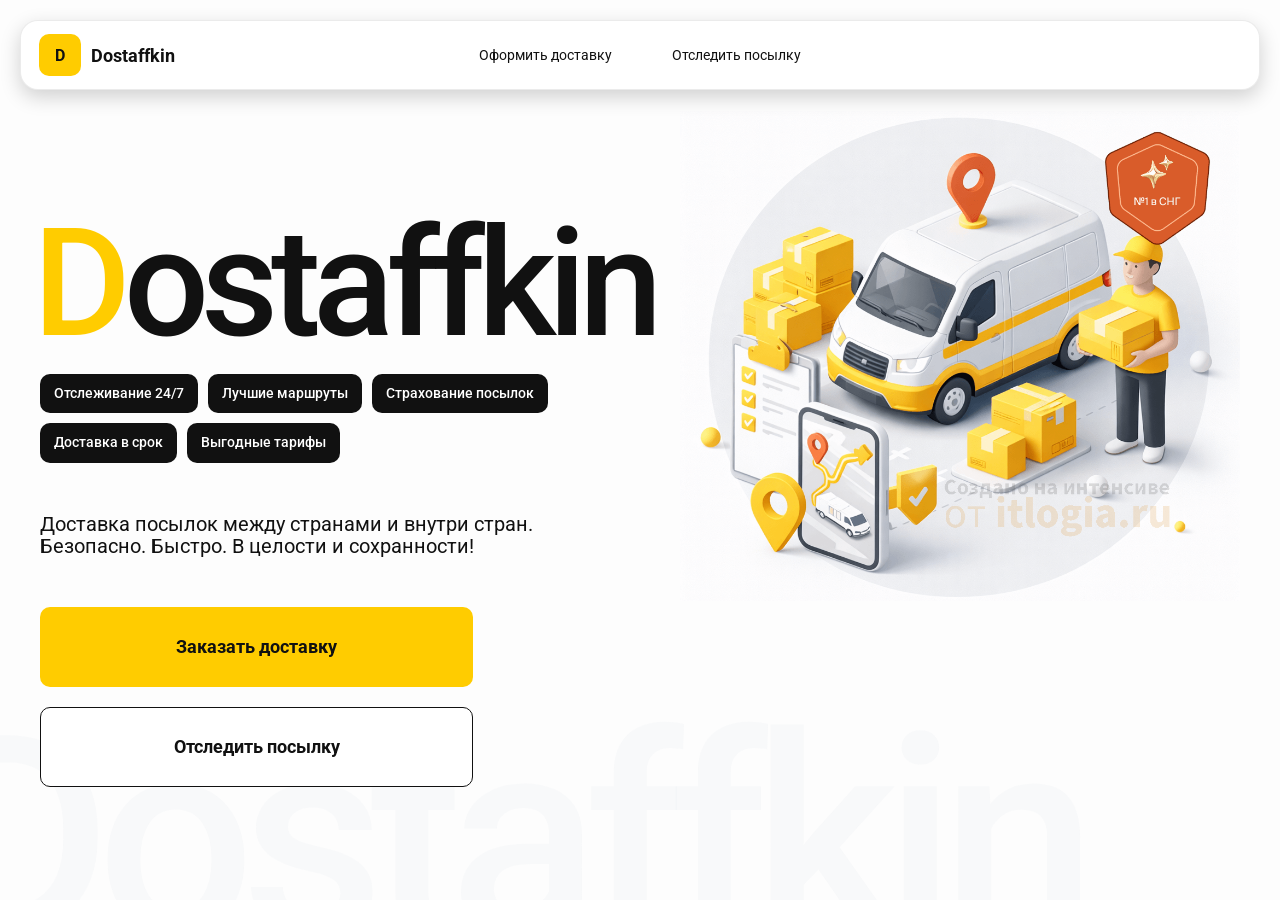
<file: index.html>
<!doctype html>
<html lang="ru">

<head>
    <meta charset="utf-8" />
    <meta name="viewport" content="width=device-width,initial-scale=1,maximum-scale=1,user-scalable=0" />
    <title>Dostaffkin — Доставка посылок между странами и внутри стран. Безопасно. Быстро. В целости и сохранности!
    </title>
    <link href="styles/base.css" rel="stylesheet" />
    <link href="styles/base_adaptive.css" rel="stylesheet" />
    <link href="styles/index.css" rel="stylesheet" />
    <link href="styles/index_adaptive.css" rel="stylesheet" />
</head>
</head>

<body>
    <div class="container">
        <header class="header">
            <a class="header-brand" href="#">
                <div class="header-logo">D</div>
                <div class="header-title">Dostaffkin</div>
            </a>
            <nav class="header-menu">
                <a class="header-link" href="./order.html">Оформить <span>доставку</span></a>
                <a class="header-link" href="./track.html">Отследить <span>посылку</span></a>
            </nav>

        </header>
        <main class="main">
            <section class="main-info">
                <div class="main-title">
                    <span>D</span>ostaffkin
                </div>
                <div class="main-features">
                    <div class="main-feature">Отслеживание 24/7</div>
                    <div class="main-feature">Лучшие маршруты</div>
                    <div class="main-feature">Страхование посылок</div>
                    <div class="main-feature">Доставка в срок</div>
                    <div class="main-feature">Выгодные тарифы</div>
                </div>
                <div class="main-description">
                    Доставка посылок между странами и внутри стран.
                    Безопасно. Быстро. В целости и сохранности!
                </div>
                <div class="main-actions">
                    <a class="button" type="button" href="./order.html">Заказать доставку</a>
                    <a class="button button-white" type="button" href="./track.html">Отследить посылку</a>
                </div>
            </section>
            <div class="main-title-ghost">Dostaffkin</div>
            <section class="main-image">
                <img src="images/main-image.png" alt="Main image" />
            </section>
        </main>
    </div>

</body>

</html>
</file>
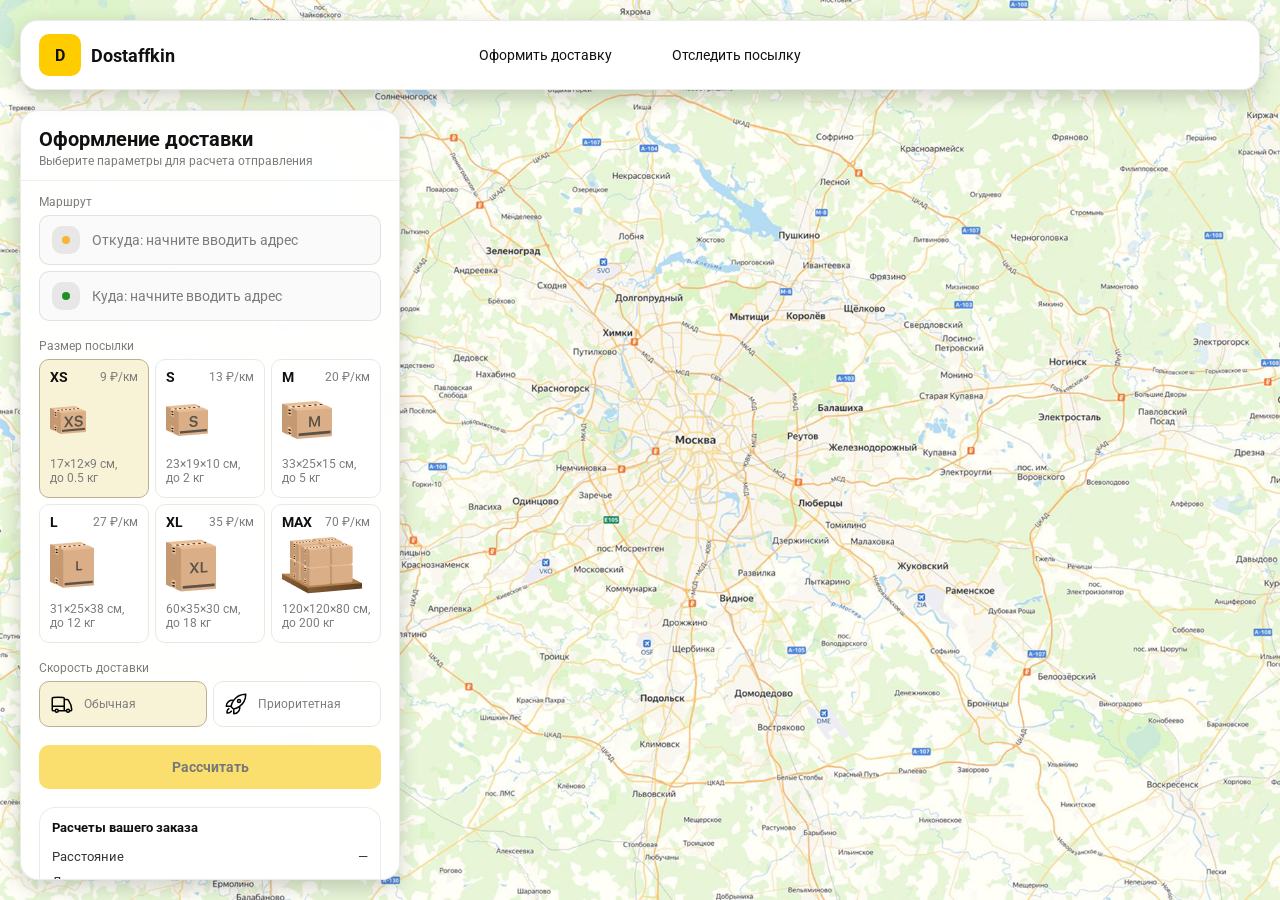
<file: order.html>
<!doctype html>
<html lang="ru">

<head>
    <meta charset="utf-8" />
    <meta name="viewport" content="width=device-width,initial-scale=1,maximum-scale=1,user-scalable=0" />
    <title>Оформление доставки</title>

    <link rel="stylesheet" href="styles/base.css" />
    <link rel="stylesheet" href="styles/base_adaptive.css" />

    <link rel="stylesheet" href="styles/order.css" />
    <link rel="stylesheet" href="styles/order_adaptive.css" />
</head>

<body>
    <div id="map"></div>
    <header class="header">
        <a class="header-brand" href="./index.html">
            <div class="header-logo">D</div>
            <div class="header-title">Dostaffkin</div>
        </a>
        <nav class="header-menu">
            <a class="header-link" href="#">Оформить <span>доставку</span></a>
            <a class="header-link" href="./track.html">Отследить <span>посылку</span></a>
        </nav>

    </header>
    <aside class="main" id="sidebar">
        <div class="main-header">
            <div class="main-title">Оформление доставки</div>
            <div class="main-text">Выберите параметры для расчета отправления</div>
        </div>
        <div class="main-content">
            <div class="main-route">
                <div class="main-block-title">Маршрут</div>
                <div class="main-fields">
                    <div class="main-field" id="fromField">
                        <div class="main-pin"></div>
                        <input id="from" placeholder="Откуда: начните вводить адрес" autocomplete="off" />
                        <div class="main-ac" id="fromAc" role="listbox" aria-label="Подсказки адресов"></div>
                    </div>

                    <div class="main-field" id="toField">
                        <div class="main-pin"></div>
                        <input id="to" placeholder="Куда: начните вводить адрес" autocomplete="off" />
                        <div class="main-ac" id="toAc" role="listbox" aria-label="Подсказки адресов"></div>
                    </div>
                </div>
            </div>
            <div class="main-package">
                <div class="main-block-title">Размер посылки</div>

                <div class="main-sizes">
                    <div class="main-size-card is-active" data-value="xs">
                        <div class="main-size-top">
                            <div class="main-size-label">XS</div>
                            <div class="main-size-rate">9 ₽/км</div>
                        </div>
                        <div class="main-size-media">
                            <img src="images/sizes/xs.png" alt="Короб XS" />
                        </div>
                        <div class="main-size-description">17×12×9 см,<br>до 0.5 кг</div>
                    </div>

                    <div class="main-size-card" data-value="s">
                        <div class="main-size-top">
                            <div class="main-size-label">S</div>
                            <div class="main-size-rate">13 ₽/км</div>
                        </div>
                        <div class="main-size-media">
                            <img src="images/sizes/s.png" alt="Короб S" />
                        </div>
                        <div class="main-size-description">23×19×10 см,<br>до 2 кг</div>
                    </div>

                    <div class="main-size-card" data-value="m">
                        <div class="main-size-top">
                            <div class="main-size-label">M</div>
                            <div class="main-size-rate">20 ₽/км</div>
                        </div>
                        <div class="main-size-media">
                            <img src="images/sizes/m.png" alt="Короб M" />
                        </div>
                        <div class="main-size-description">33×25×15 см,<br>до 5 кг</div>
                    </div>

                    <div class="main-size-card" data-value="l">
                        <div class="main-size-top">
                            <div class="main-size-label">L</div>
                            <div class="main-size-rate">27 ₽/км</div>
                        </div>
                        <div class="main-size-media">
                            <img src="images/sizes/l.png" alt="Короб L" />
                        </div>
                        <div class="main-size-description">31×25×38 см,<br>до 12 кг</div>
                    </div>

                    <div class="main-size-card" data-value="xl">
                        <div class="main-size-top">
                            <div class="main-size-label">XL</div>
                            <div class="main-size-rate">35 ₽/км</div>
                        </div>
                        <div class="main-size-media">
                            <img src="images/sizes/xl.png" alt="Короб XL" />
                        </div>
                        <div class="main-size-description">60×35×30 см,<br>до 18 кг</div>
                    </div>

                    <div class="main-size-card" data-value="max">
                        <div class="main-size-top">
                            <div class="main-size-label">MAX</div>
                            <div class="main-size-rate">70 ₽/км</div>
                        </div>
                        <div class="main-size-media main-size-media-palleta">
                            <img src="images/sizes/max.png" alt="Паллета" />
                        </div>
                        <div class="main-size-description">120×120×80 см,<br>до 200 кг</div>
                    </div>
                </div>
            </div>
            <div class="main-speed">
                <div class="main-block-title">Скорость доставки</div>

                <div class="main-speeds">
                    <div class="main-speed-card is-active" data-value="regular">
                        <img class="main-speed-media" src="images/icons/regular.svg" alt="Regular" />
                        <div class="main-speed-description">Обычная</div>
                    </div>
                    <div class="main-speed-card" data-value="fast">
                        <img class="main-speed-media" src="images/icons/fast.svg" alt="Fast" />
                        <div class="main-speed-description">Приоритетная</div>
                    </div>

                </div>
            </div>

            <div class="main-calculate-block">
                <button id="calc" class="button calculate-button" type="button" disabled>Рассчитать</button>
            </div>
            <div class="main-result" id="result">
                <div class="main-result-title">Расчеты вашего заказа</div>
                <div class="main-result-lines">
                    <div class="main-result-line"><span>Расстояние</span><span id="distanceValue">—</span></div>
                    <div class="main-result-line"><span>Доставим через</span><span id="durationValue">—</span></div>
                    <div class="main-result-line"><span>Тариф</span><span id="rateValue">—</span></div>
                </div>
                <div class="main-price">
                    <div class="main-price-label">Итого</div>
                    <div class="main-price-value" id="totalValue">—</div>
                </div>
            </div>
            <div class="main-order-box">
                <div class="main-order-form" id="orderForm">
                    <div class="main-order-title">Оформление доставки</div>
                    <div class="main-block-info-row">
                        <div class="main-block-title">Контакты</div>
                        <div class="order-fields">
                            <div class="main-field">
                                <input id="customerName" placeholder="Ваше имя" autocomplete="off" />
                            </div>
                            <div class="main-field">
                                <input id="customerPhone" placeholder="Ваш телефон" autocomplete="off"
                                    inputmode="tel" />
                            </div>
                        </div>
                    </div>
                    <div class="main-block-info-row extra-info">
                        <div class="main-block-title">Дополнительная информация</div>
                        <div class="main-field textarea">
                            <textarea id="comment" placeholder="Детали доставки и комментарии"></textarea>
                        </div>
                    </div>
                    <button id="submit" class="button main-submit-request" type="button" disabled>Отправить
                        заявку
                    </button>
                </div>

                <div class="main-order-success" id="orderSuccess">
                    <div class="main-success-icon">✓</div>
                    <div class="main-success-title">Заявка отправлена!</div>
                    <div class="main-success-title">Номер отправления – <span id="orderId"></span></div>
                    <div class="main-success-subtitle">Мы скоро свяжемся с вами</div>
                </div>
            </div>

        </div>


    </aside>
</body>

</html>
</file>
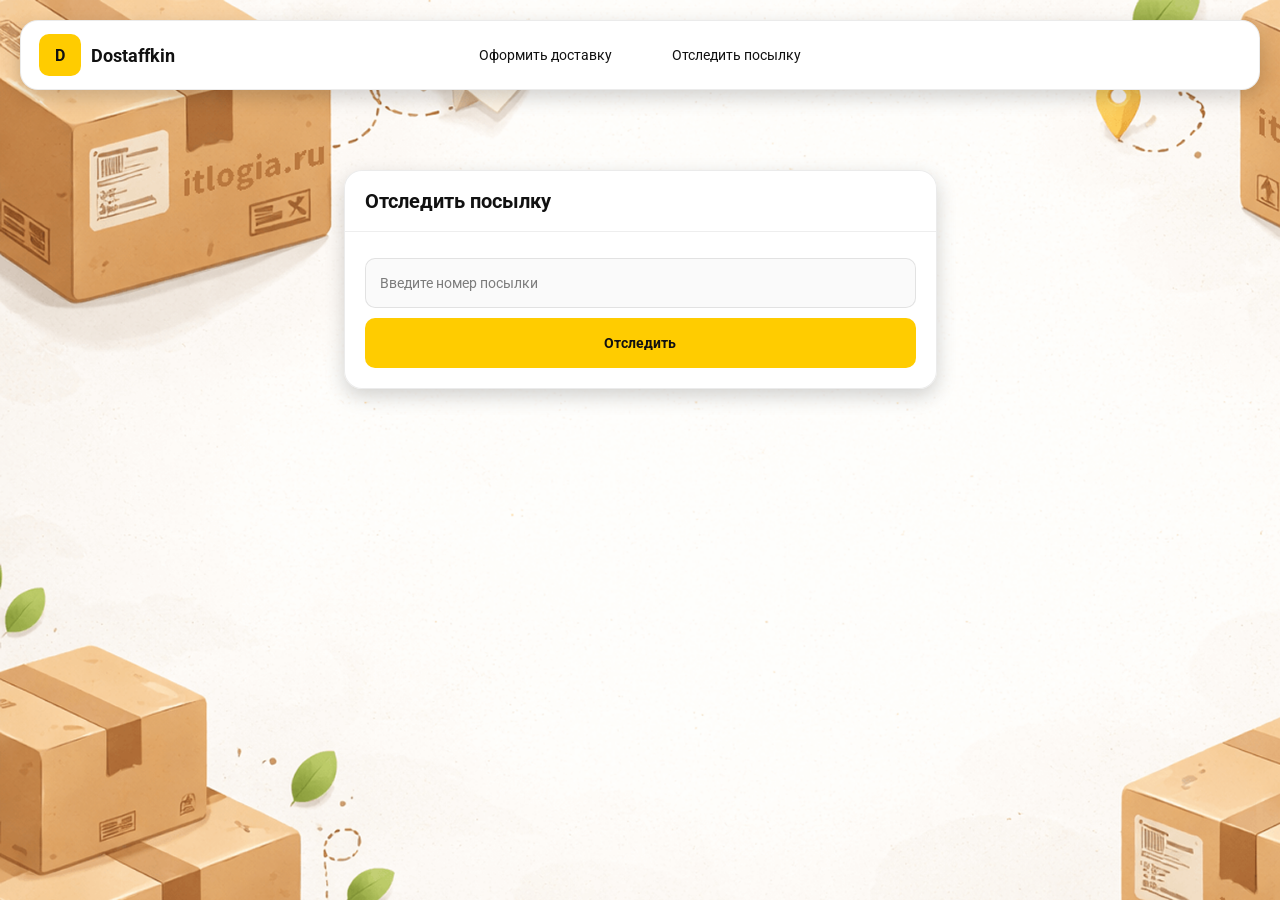
<file: track.html>
<!doctype html>
<html lang="ru">

<head>
    <meta charset="utf-8" />
    <meta name="viewport" content="width=device-width,initial-scale=1,maximum-scale=1,user-scalable=0" />
    <title>Отследить посылку</title>
    <link rel="stylesheet" href="styles/base.css" />
    <link rel="stylesheet" href="styles/base_adaptive.css" />

    <link rel="stylesheet" href="styles/track.css" />
    <link rel="stylesheet" href="styles/track_adaptive.css" />
</head>

<body>
    <div class="container">
        <header class="header">
            <a class="header-brand" href="./index.html">
                <div class="header-logo">D</div>
                <div class="header-title">Dostaffkin</div>
            </a>
            <nav class="header-menu">
                <a class="header-link" href="./order.html">Оформить <span>доставку</span></a>
                <a class="header-link" href="#">Отследить <span>посылку</span></a>
            </nav>

        </header>
        <main class="track-content">
            <section class="track-card track-search">
                <div class="track-title">Отследить посылку</div>
                <div class="track-action">
                    <div class="main-field track-field">
                        <input id="trackNumber" placeholder="Введите номер посылки" autocomplete="off" />
                    </div>
                    <button id="trackButton" class="button track-button" type="button">Отследить</button>
                </div>
            </section>
            <section class="track-card track-result" id="trackResult">
                <div class="track-result-header">
                    <div class="track-id" id="trackIdValue"></div>
                    <div class="track-routes">
                        <div class="track-route">
                            <div class="track-route-pin">
                                <svg xmlns="http://www.w3.org/2000/svg" fill="none" viewBox="0 0 24 24"
                                    stroke-width="1.5" stroke="orange" class="size-6">
                                    <path stroke-linecap="round" stroke-linejoin="round"
                                        d="M15 10.5a3 3 0 1 1-6 0 3 3 0 0 1 6 0Z" />
                                    <path stroke-linecap="round" stroke-linejoin="round"
                                        d="M19.5 10.5c0 7.142-7.5 11.25-7.5 11.25S4.5 17.642 4.5 10.5a7.5 7.5 0 1 1 15 0Z" />
                                </svg>
                            </div>
                            <div class="track-route-address" id="trackFromValue">
                                Откуда: Москва, улица Арбат, 1
                            </div>
                        </div>
                        <div class="track-route track-route-arrow">
                            <svg xmlns="http://www.w3.org/2000/svg" fill="none" viewBox="0 0 24 24" stroke-width="1.5"
                                stroke="currentColor" class="size-6">
                                <path stroke-linecap="round" stroke-linejoin="round"
                                    d="M19.5 13.5 12 21m0 0-7.5-7.5M12 21V3" />
                            </svg>
                        </div>
                        <div class="track-route">
                            <div class="track-route-pin">
                                <svg xmlns="http://www.w3.org/2000/svg" fill="none" viewBox="0 0 24 24"
                                    stroke-width="1.5" stroke="green" class="size-6">
                                    <path stroke-linecap="round" stroke-linejoin="round"
                                        d="M15 10.5a3 3 0 1 1-6 0 3 3 0 0 1 6 0Z" />
                                    <path stroke-linecap="round" stroke-linejoin="round"
                                        d="M19.5 10.5c0 7.142-7.5 11.25-7.5 11.25S4.5 17.642 4.5 10.5a7.5 7.5 0 1 1 15 0Z" />
                                </svg>
                            </div>
                            <div class="track-route-address" id="trackToValue">
                                Куда: Минск, проспект Независимости, 58
                            </div>
                        </div>
                    </div>
                </div>
                <div class="track-info">
                    <div class="track-status-title">Статус данной посылки:</div>
                    <div class="track-status-list" id="trackStatusList">


                        <div class="track-status created">
                            <img src="images/icons/created.svg" class="track-status-icon" alt="Created">
                            <div class="track-status-text">
                                <div class="track-status-text-state">Создан</div>
                                <div class="track-status-text-date">10.01.2026</div>
                            </div>
                        </div>

                        <div class="track-status in-way">
                            <img src="images/icons/in-way.svg" class="track-status-icon" alt="In way">
                            <div class="track-status-text">
                                <div class="track-status-text-state">В пути: Москва</div>
                                <div class="track-status-text-date">18.01.2026</div>
                            </div>
                        </div>

                        <div class="track-status ready">
                            <img src="images/icons/ready.svg" class="track-status-icon" alt="Ready">
                            <div class="track-status-text">
                                <div class="track-status-text-state">Готов к выдаче</div>
                                <div class="track-status-text-date">25.01.2026</div>
                            </div>
                        </div>

                        <div class="track-status done">
                            <img src="images/icons/done.svg" class="track-status-icon" alt="Done">
                            <div class="track-status-text">
                                <div class="track-status-text-state">Вручен</div>
                                <div class="track-status-text-date">27.01.2026</div>
                            </div>
                        </div>

                    </div>
                </div>
            </section>
        </main>
    </div>
</body>

</html>
</file>
<file: styles/base.css>
*,
*::before,
*::after {
    box-sizing: border-box;
}

@font-face {
    font-family: "Roboto";
    src: url("../fonts/Roboto-Regular.ttf");
    font-weight: normal;
}

@font-face {
    font-family: "Roboto";
    src: url("../fonts/Roboto-Bold.ttf");
    font-weight: bold;
}

@font-face {
    font-family: "Roboto";
    src: url("../fonts/Roboto-Medium.ttf");
    font-weight: 500;
}

html,
body {
    margin: 0;
    color: #111111;
    font-family: "Roboto", sans-serif;
}

body {
    background: #FDFDFD;
}

.header {
    border-radius: 18px;
    box-shadow: 0 7px 20px 0 #0000002E;
    backdrop-filter: blur(10px);
    background: #ffffff;
    left: 20px;
    border: 1px solid rgba(0, 0, 0, 0.08);
    position: fixed;
    right: 20px;
    top: 20px;
    padding: 14px 18px;
    height: 70px;
    display: flex;
    align-items: center;
    z-index: 6;
}

.header-brand {
    display: flex;
    align-items: center;
    text-decoration: none;
    gap: 10px;
}

.header-logo {
    width: 42px;
    height: 42px;
    border-radius: 10px;
    background: #FFCC00;
    display: grid;
    place-items: center;
    font-weight: bold;
    color: #111;
}

.header-title {
    font-size: 18px;
    font-weight: bold;
    color: #111111;
    text-decoration: none;
}

.header-menu {
    display: flex;
    align-items: center;
    gap: 60px;
    margin: 0;
    position: absolute;
    left: 50%;
    transform: translateX(-50%);
}

.header-link {
    font-size: 14px;
    color: #111111;
    text-decoration: none;
}

.button {
    border: 0;
    outline: none;
    height: 44px;
    border-radius: 10px;
    font-size: 14px;
    font-weight: bold;
    cursor: pointer;
    font-family: inherit;
    transition: transform .08s ease, opacity .12s ease;
    background: #ffcc00;
    color: #111111;
    text-align: center;
    text-decoration: none;
}

.button:hover {
    background-color: #E5BC19;
}

.button:disabled {
    cursor: not-allowed;
    background-color: #FADE6E;
    color: #787878;
    transform: none;
}

.button.button-white {
    background: #ffffff;
    border: 1px solid #111111;
}

.button.button-white:hover {
    background: rgb(241 241 241);
}

.main-title-ghost {
    position: absolute;
    z-index: -1;
    left: -70px;
    bottom: -150px;
    font-weight: 500;
    font-size: 278px;
    line-height: 1;
    letter-spacing: -0.05em;
    color: #ECEDF04D;
}

.main-field {
    display: flex;
    align-items: center;
    margin-top: 6px;
    gap: 10px;
    border: 1px solid #1111111A;
    background: #FAFAFA;
    border-radius: 10px;
    padding: 10px 12px;
    position: relative;
    box-sizing: border-box;
    height: 50px;
}

.main-field.textarea {
    height: auto;
}

.main-pin {
    width: 28px;
    height: 28px;
    border-radius: 10px;
    background: rgba(17, 17, 17, 0.08);
    display: grid;
    place-items: center;
    flex: 0 0 auto;
    position: relative;
}

.main-pin::before {
    content: "";
    width: 8px;
    height: 8px;
    border-radius: 999px;
    background: orange;
    opacity: .75;
    display: block;
}

.main-field:last-child .main-pin::before {
    background: green;
    opacity: .85;
}

input,
textarea {
    width: 100%;
    border: 0;
    outline: none;
    background: transparent;
    font-size: 14px;
    color: #111111;
    font-family: inherit;
}

textarea {
    resize: vertical;
    min-height: 72px;
    padding: 2px 0;
}

input::placeholder,
textarea::placeholder {
    color: #7C7C7C;
}

.main-field:focus-within {
    border-color: rgba(0, 0, 0, 0.20);
    box-shadow: 0 0 0 4px rgba(255, 204, 0, 0.35);
    background: rgba(255, 255, 255, 0.75);
}
</file>
<file: styles/base_adaptive.css>
@media (max-width: 767px) {
    .header {
        left: 10px;
        right: 10px;
        top: 10px;
    }

    .header-link span {
        display: none;
    }

    .header-menu {
        gap: 20px;
        justify-content: flex-start;
        margin: 0 0 0 30px;
        position: static;
        transform: none;
    }
}

@media (max-width: 420px) {
    .header-title {
        display: none;
    }
}

@media (max-width: 374px) {
    .header-menu {
        gap: 10px;
        margin: 0 0 0 10px;
    }
}
</file>
<file: styles/index.css>
.container {
    overflow: hidden;
    min-height: 100vh;
}

.main {
    padding: 111px 40px 40px;
    position: relative;
    display: flex;
}

.main-info {
    max-width: 840px;
    width: 100%;
    position: relative;
}

.main-title {
    margin-top: 98px;
    font-weight: 500;
    font-size: 200px;
    line-height: 1;
    letter-spacing: -0.05em;
    color: #111111;
    left: -15px;
    position: relative;
}

.main-title span {
    color: #ffcc00;
}

.main-features {
    margin-top: 15px;
    display: flex;
    flex-wrap: wrap;
    gap: 10px;
}

.main-feature {
    background: #111111;
    color: #ffffff;
    padding: 12px 14px;
    font-weight: 500;
    font-size: 14px;
    line-height: 1.1;
    border-radius: 10px;
}

.main-description {
    margin-top: 50px;
    max-width: 500px;
    font-size: 20px;
    line-height: 1.1;
    color: #111111;
}

.main-actions {
    margin-top: 50px;
    display: flex;
    flex-direction: column;
    gap: 20px;
}

.main-actions .button {
    height: 80px;
    width: 433px;
    font-size: 18px;
    font-weight: bold;
    place-items: center;
    display: grid;
}

.main-image {
    width: 1024px;
    top: 100px;
    z-index: -2;
}

.main-image img {
    width: 100%;
    max-width: 1024px;
    height: auto;
    display: block;
}
</file>
<file: styles/index_adaptive.css>
@media (max-width: 1760px) {
    .main-title {
        font-size: 150px;
        left: -7px;
    }

    .main-info {
        max-width: 640px;
    }
}

@media (max-width: 1200px) {
    .main-info {
        max-width: 540px;
    }

    .main {
        padding: 111px 20px 20px;
    }

    .main-title {
        font-size: 120px;
        left: -4px;
    }

    .main-title-ghost {
        font-size: 220px;
    }
}

@media (max-width: 1024px) {
    .main-title {
        margin-top: 30px;
    }

    .main {
        flex-direction: column-reverse;
    }

    .main-image {
        max-width: 350px;
        position: absolute;
        left: 370px;
        top: 370px;
    }

    .main-info {
        max-width: 100%;
    }

    .main-actions {
        gap: 10px;
    }

    .main-actions .button {
        height: 50px;
        font-size: 14px;
        width: auto;
        max-width: 300px;
    }

    .main-description {
        max-width: 350px;
    }
}

@media (max-width: 570px) {
    .main-title {
        font-size: 88px;
    }

    .main-description {
        max-width: 100%
    }

    .main-actions {
        width: 100%;
    }

    .main-actions .button {
        width: 100%;
        max-width: 100%
    }

    .main-image {
        max-width: 650px;
        position: absolute;
        left: 170px;
        top: 70px;
        opacity: 0.2;
    }
}

@media (max-width: 400px) {
    .main-title {
        font-size: 70px;
    }
}
</file>
<file: styles/order.css>
#map {
    background-image: url("../images/order-bg.png");
    background-size: cover;
    position: fixed;
    inset: 0;
}

.main {
    border-radius: 18px;
    box-shadow: 0 7px 20px 0 #0000002E;
    backdrop-filter: blur(10px);
    background: rgba(255, 255, 255, 0.96);
    left: 20px;
    border: 1px solid rgba(0, 0, 0, 0.08);
    position: fixed;
    top: 110px;
    bottom: 20px;
    width: 380px;
    display: flex;
    flex-direction: column;
    overflow: hidden;
    z-index: 5;
}

.main-header {
    padding: 18px 18px 12px 18px;
    border-bottom: 1px solid rgba(0, 0, 0, 0.06);
    display: flex;
    flex-direction: column;
}

.main-title {
    font-size: 20px;
    line-height: 100%;
    font-weight: bold;
}

.main-text {
    font-size: 12px;
    margin-top: 5px;
    color: #7C7C7C;
}

.main-content {
    padding: 14px 18px 18px 18px;
    overflow: auto;
    scrollbar-width: none;
    display: flex;
    flex-direction: column;
    gap: 18px;
    flex: 1;
}

.main-block-title {
    font-size: 12px;
    color: #7C7C7C;
}

.main-route .main-block-title,
.main-package .main-block-title {
    margin-bottom: 6px;
}

.main-sizes {
    display: grid;
    gap: 6px;
    grid-template-columns: repeat(3, 1fr);
}

.main-size-card {
    border: 1px solid #E8E8E7;
    background: #FFFFFF;
    border-radius: 10px;
    padding: 10px;
    cursor: pointer;
    user-select: none;
    transition: transform .08s ease, border-color .12s ease, background .12s ease;
    min-height: 139px;
}

.main-size-card:hover {
    transform: translateY(-1px);
}

.main-size-card.is-active {
    background-color: #F8F2D6;
    border-color: #B7B196;
}

.main-size-top {
    display: flex;
    align-items: center;
    justify-content: space-between;
}

.main-size-label {
    font-weight: bold;
    font-size: 14px;
    color: #111111;
    line-height: 100%;
}

.main-size-rate {
    font-size: 12px;
    color: #7C7C7C;
    line-height: 100%;
}

.main-size-media {
    margin-top: 8px;
    height: 57px;
}

.main-size-description {
    margin-top: 8px;
    font-size: 12px;
    color: #7C7C7C;
    line-height: 1.2;
}

.calculate-button {
    width: 100%;
}

.main-result {
    border: 1px solid rgba(0, 0, 0, 0.08);
    background: rgba(255, 255, 255, 0.75);
    border-radius: 16px;
    padding: 12px;
    line-height: 1.25;
}

.main-result-title {
    font-weight: bold;
    font-size: 13px;
    color: #111111;
    margin-bottom: 13px;
}

.main-result-lines {
    gap: 8px;
    display: flex;
    flex-direction: column;
}

.main-result-line {
    font-size: 13px;
    color: rgba(17, 17, 17, 0.85);
    display: flex;
    justify-content: space-between;
}

.main-price {
    margin-top: 18px;
    padding-top: 10px;
    border-top: 1px dashed rgba(0, 0, 0, 0.12);
    display: flex;
    align-items: baseline;
    justify-content: space-between;
}

.main-price-label {
    font-size: 12px;
    color: rgba(17, 17, 17, 0.55);
}

.main-price-value {
    font-size: 20px;
    font-weight: bold;
    color: #111111;
    letter-spacing: -0.3px;
}

.main-order-box {
    background: #ffffff;
    border: 1px solid #E8E8E7;
    border-radius: 10px;
    padding: 12px;
}

.main-order-title {
    margin-bottom: 8px;
    font-weight: bold;
    font-size: 14px;
    color: #111111;
}

.main-block-info {
    display: flex;
    flex-direction: column;
    gap: 6px;
}

.order-fields {
    display: grid;
    grid-template-columns: 1fr 1fr;
    column-gap: 10px;
    margin-top: 6px;
}

.main-block-info-row.extra-info {
    display: block;
    margin-top: 13px;
}

.main-submit-request {
    width: 100%;
    margin-top: 6px;
}

.main-order-success {
    display: none;
    text-align: center;
    padding: 22px 12px;
    gap: 12px;
}

.main-order-success.is-visible {
    display: flex;
    flex-direction: column;
    align-items: center;
}

.main-success-icon {
    width: 56px;
    height: 56px;
    border-radius: 50%;
    background: #16a34a;
    color: #ffffff;
    display: grid;
    place-items: center;
    font-size: 30px;
}

.main-success-title {
    font-size: 14px;
    font-weight: bold;
    color: #111111;
}

.main-success-subtitle {
    font-size: 12px;
    color: rgba(17, 17, 17, 0.55);
    line-height: 1.3;
}

.main-speed .main-block-title {
    margin-bottom: 6px;
}

.main-speeds {
    display: grid;
    gap: 6px;
    grid-template-columns: repeat(2, 1fr);
}

.main-speed-card {
    border: 1px solid #E8E8E7;
    background: #FFFFFF;
    border-radius: 10px;
    padding: 10px;
    cursor: pointer;
    user-select: none;
    transition: transform .08s ease, border-color .12s ease, background .12s ease;
    display: flex;
    align-items: center;
    gap: 10px;
}

.main-speed-card:hover {
    transform: translateY(-1px);
}

.main-speed-card.is-active {
    background-color: #F8F2D6;
    border-color: #B7B196;
}

.main-speed-description {
    font-size: 12px;
    color: #7C7C7C;
    line-height: 1.2;
}
</file>
<file: styles/order_adaptive.css>
@media (max-width: 767px) {
    .main {
        left: 10px;
        right: 10px;
        top: 50%;
        bottom: 12px;
        width: auto;
        max-width: none;
    }
}

@media (max-width: 420px) {
    .main-sizes {
        grid-template-columns: repeat(2, 1fr);
    }
}
</file>
<file: styles/track.css>
.container {
    background: #F4F4F4 url("../images/track-bg.png");
    background-size: cover;
    min-height: 100vh;
    padding: 170px 0 50px 0;
}

.track-content {
    width: 593px;
    margin: 0 auto;
}

.track-card {
    width: 100%;
    border-radius: 18px;
    box-shadow: 0 7px 20px 0 #0000002E;
    backdrop-filter: blur(10px);
    background: rgba(255, 255, 255, 0.96);
    border: 1px solid rgba(0, 0, 0, 0.08);
}

.track-title {
    font-size: 20px;
    line-height: 100%;
    font-weight: bold;
    border-bottom: 1px solid #EEEEEE;
    padding: 20px;
}

.track-action {
    padding: 20px;
}

.track-button {
    width: 100%;
    height: 50px;
}

.track-field {
    margin-bottom: 10px;
}

.track-result {
    margin-top: 5px;
    display: none;
}

.track-result.is-visible {
    display: block;
}

.track-result-header {
    font-weight: bold;
    font-size: 14px;
    color: #111111;
    padding: 20px;
    border-bottom: 1px solid #EEEEEE;
}

.track-id {
    margin-bottom: 12px;
    font-size: 20px;
}

.track-routes {
    display: flex;
    flex-direction: column;
    gap: 10px;
    font-weight: normal;
}

.track-route {
    display: flex;
    align-items: center;
    gap: 10px;
}

.track-route-pin {
    width: 24px;
    height: 24px;
    flex-shrink: 0;
}

.track-route-arrow {
    padding: 15px 0;
    width: 24px;
    height: 24px;
}

.track-info {
    padding: 20px;
}

.track-status {
    display: flex;
    align-items: center;
    font-size: 12px;
    gap: 10px;
}

.track-status-title {
    font-size: 14px;
    color: #111111;
    margin-bottom: 20px;
}

.track-status-list {
    display: flex;
    flex-direction: column;
    gap: 15px;
}

.track-status-icon {
    width: 40px;
    height: 40px;
    border-radius: 50%;
    background: rgba(17, 17, 17, 0.08);
    display: grid;
    place-items: center;
    flex: 0 0 auto;
}

.track-status.created .track-status-icon {
    background-color: #F1CB00;
}

.track-status.in-way .track-status-icon {
    background-color: #F08A11;
}

.track-status.ready .track-status-icon {
    background-color: #A35D0A;
}

.track-status.done .track-status-icon {
    background-color: #37C93B;
}

.track-status-text {
    display: flex;
    align-items: center;
    justify-content: space-between;
    color: #111111;
    font-size: 12px;
    flex: 1;
}

.track-status-date {
    color: rgba(17, 17, 17, 0.55);
}
</file>
<file: styles/track_adaptive.css>
@media (max-width: 767px) {
    .container {
        padding: 130px 0 50px 0;
    }

    .track-content {
        width: 100%;
        padding-left: 10px;
        padding-right: 10px;
    }

    .track-result-header {
        padding: 20px;
    }
}
</file>
